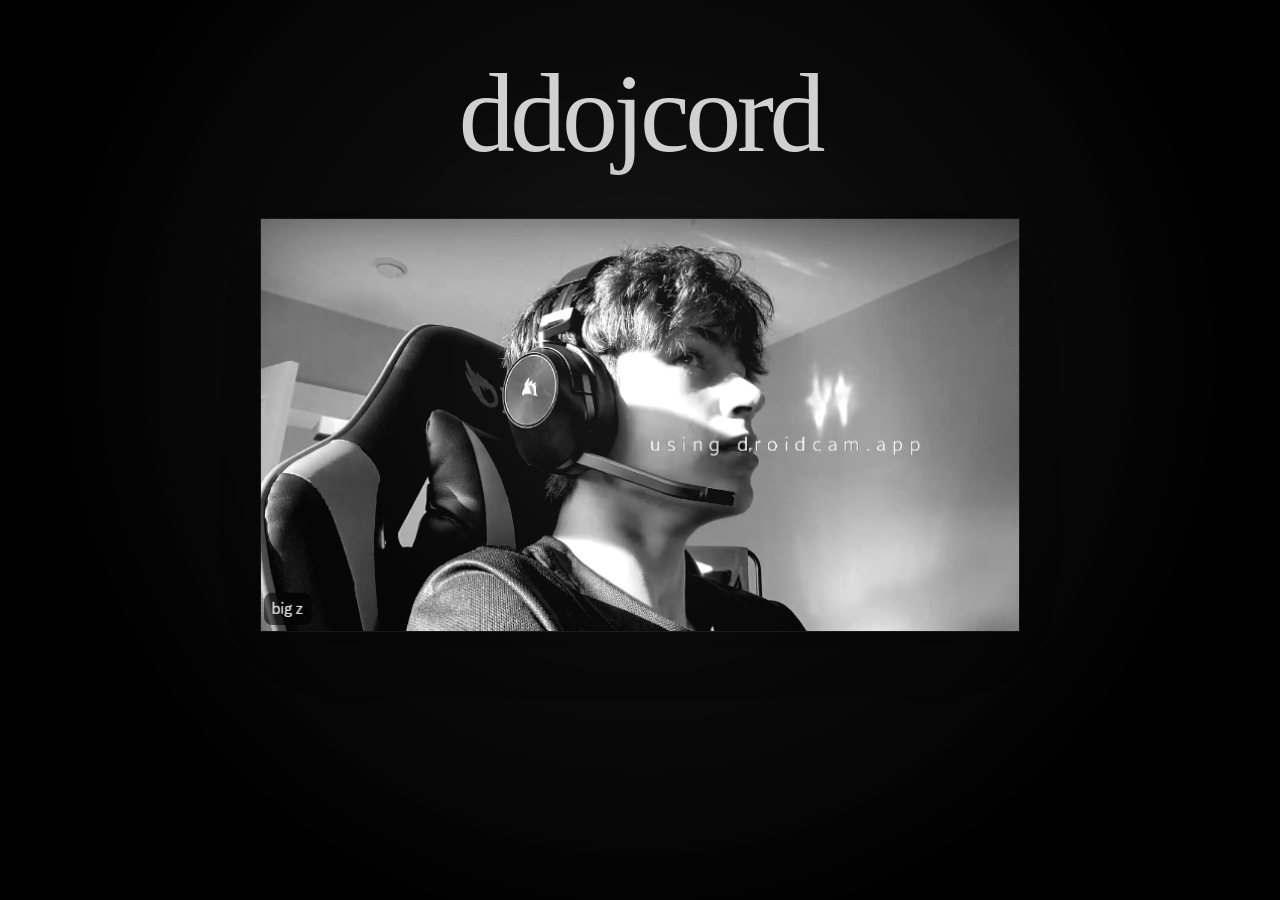
<file: index.html>
<!doctype html>
<html lang="en">
<head>
  <meta charset="utf-8">
  <meta name="viewport" content="width=device-width, initial-scale=1">
  <meta name="theme-color" content="#030303">
  <meta name="description" content="Ddojcord.">
  <link rel="canonical" href="https://seriesforge.online/">
  <link rel="icon" type="image/svg+xml" href="/favicon.svg">
  <link rel="stylesheet" href="/assets/ddojcord.css">
  <title>Ddojcord</title>
</head>
<body>
  <main class="gallery" aria-label="Ddojcord">
    <h1>ddojcord</h1>
    <div class="art-grid">
      <figure class="art">
        <img src="/zik.png" alt="Ddojcord artwork">
      </figure>
    </div>
  </main>
  <script src="/assets/ddojcord.js" defer></script>
</body>
</html>
</file>
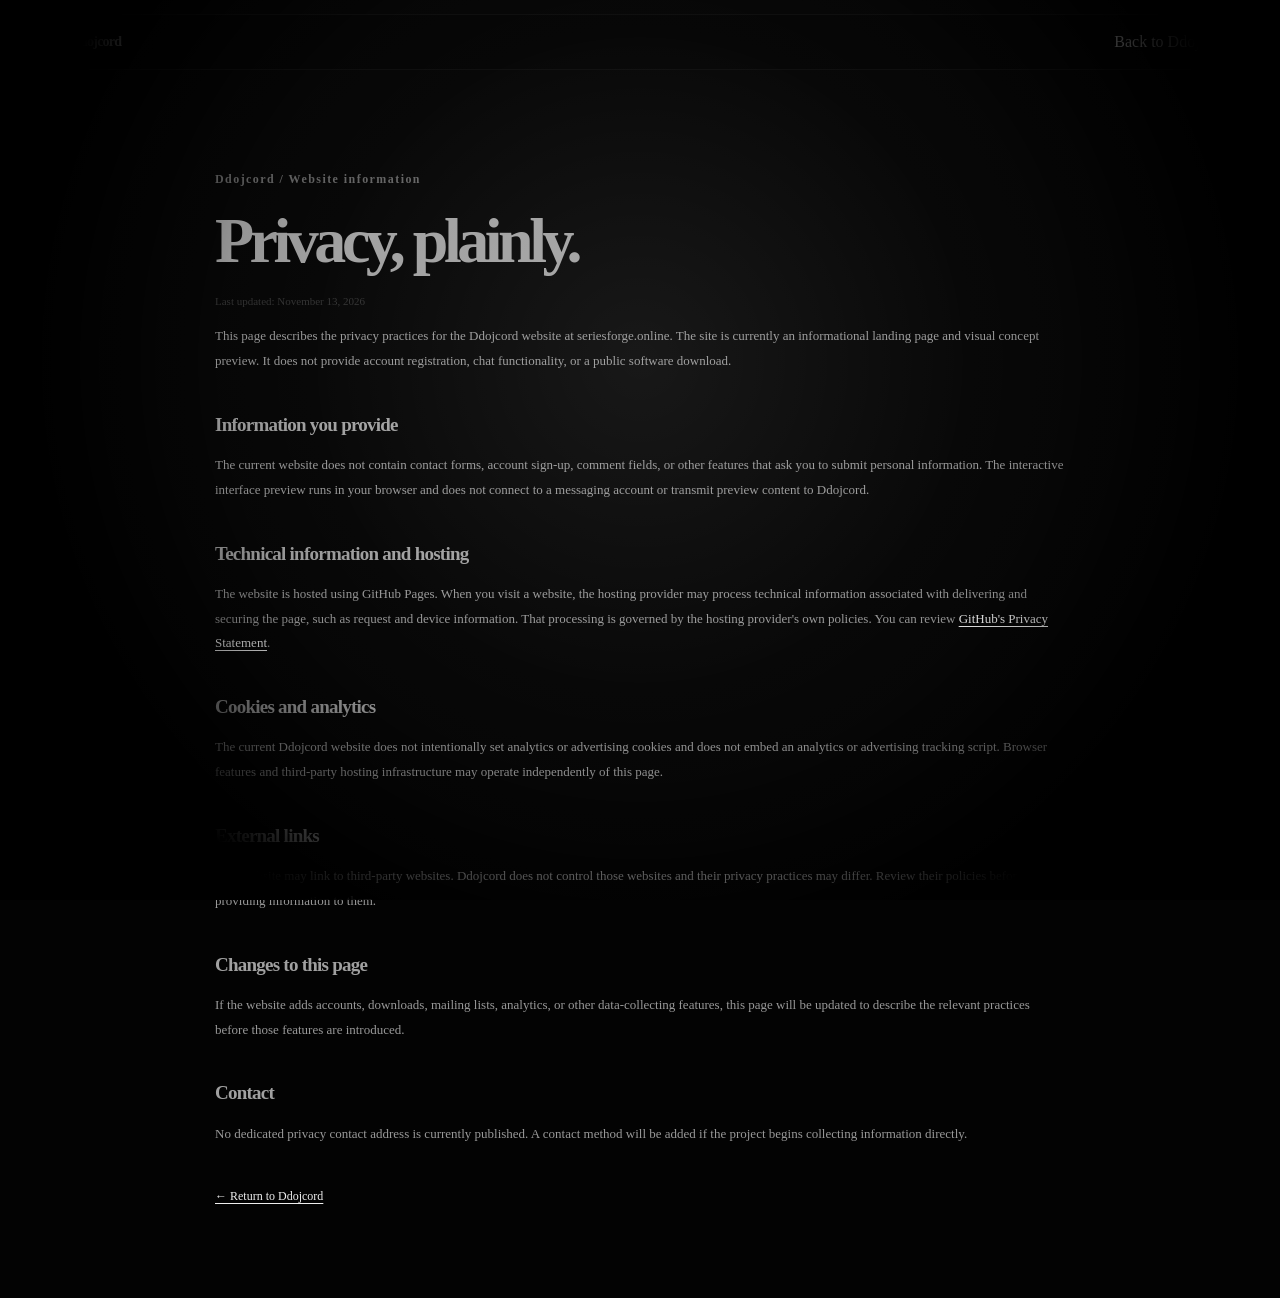
<file: privacy/index.html>
<!doctype html>
<html lang="en">
<head>
  <meta charset="utf-8">
  <meta name="viewport" content="width=device-width, initial-scale=1">
  <meta name="theme-color" content="#080b14">
  <meta name="description" content="Privacy information for the Ddojcord website.">
  <link rel="icon" type="image/svg+xml" href="/favicon.svg">
  <link rel="stylesheet" href="/assets/ddojcord.css">
  <title>Privacy — Ddojcord</title>
</head>
<body class="policy-page">
  <div class="ambient ambient-a"></div><div class="ambient ambient-b"></div><div class="site-noise"></div>
  <header class="site-header">
    <a class="brand" href="/"><span class="brand-mark" aria-hidden="true"><svg viewBox="0 0 32 32" fill="none"><path d="M8 5.5h10.2c5.2 0 8.3 3.4 8.3 8.4v4.2c0 5-3.1 8.4-8.3 8.4H8V5.5Z" stroke="#A9F0FF" stroke-width="2.1"/><path d="M12 10.1h5.8c3 0 4.7 1.8 4.7 4.7v2.4c0 2.9-1.7 4.7-4.7 4.7H12V10.1Z" fill="#B8A5FF"/></svg></span><span class="brand-word">ddoj<span>cord</span></span></a>
    <a class="nav-cta" href="/">Back to Ddojcord <span>↗</span></a>
  </header>
  <main class="policy-wrap">
    <span class="section-kicker">Ddojcord / Website information</span>
    <h1>Privacy, plainly.</h1>
    <p class="updated">Last updated: November 13, 2026</p>
    <p>This page describes the privacy practices for the Ddojcord website at seriesforge.online. The site is currently an informational landing page and visual concept preview. It does not provide account registration, chat functionality, or a public software download.</p>

    <h2>Information you provide</h2>
    <p>The current website does not contain contact forms, account sign-up, comment fields, or other features that ask you to submit personal information. The interactive interface preview runs in your browser and does not connect to a messaging account or transmit preview content to Ddojcord.</p>

    <h2>Technical information and hosting</h2>
    <p>The website is hosted using GitHub Pages. When you visit a website, the hosting provider may process technical information associated with delivering and securing the page, such as request and device information. That processing is governed by the hosting provider's own policies. You can review <a href="https://docs.github.com/en/site-policy/privacy-policies/github-general-privacy-statement">GitHub's Privacy Statement</a>.</p>

    <h2>Cookies and analytics</h2>
    <p>The current Ddojcord website does not intentionally set analytics or advertising cookies and does not embed an analytics or advertising tracking script. Browser features and third-party hosting infrastructure may operate independently of this page.</p>

    <h2>External links</h2>
    <p>This website may link to third-party websites. Ddojcord does not control those websites and their privacy practices may differ. Review their policies before providing information to them.</p>

    <h2>Changes to this page</h2>
    <p>If the website adds accounts, downloads, mailing lists, analytics, or other data-collecting features, this page will be updated to describe the relevant practices before those features are introduced.</p>

    <h2>Contact</h2>
    <p>No dedicated privacy contact address is currently published. A contact method will be added if the project begins collecting information directly.</p>
    <a class="policy-back" href="/">← Return to Ddojcord</a>
  </main>
</body>
</html>
</file>
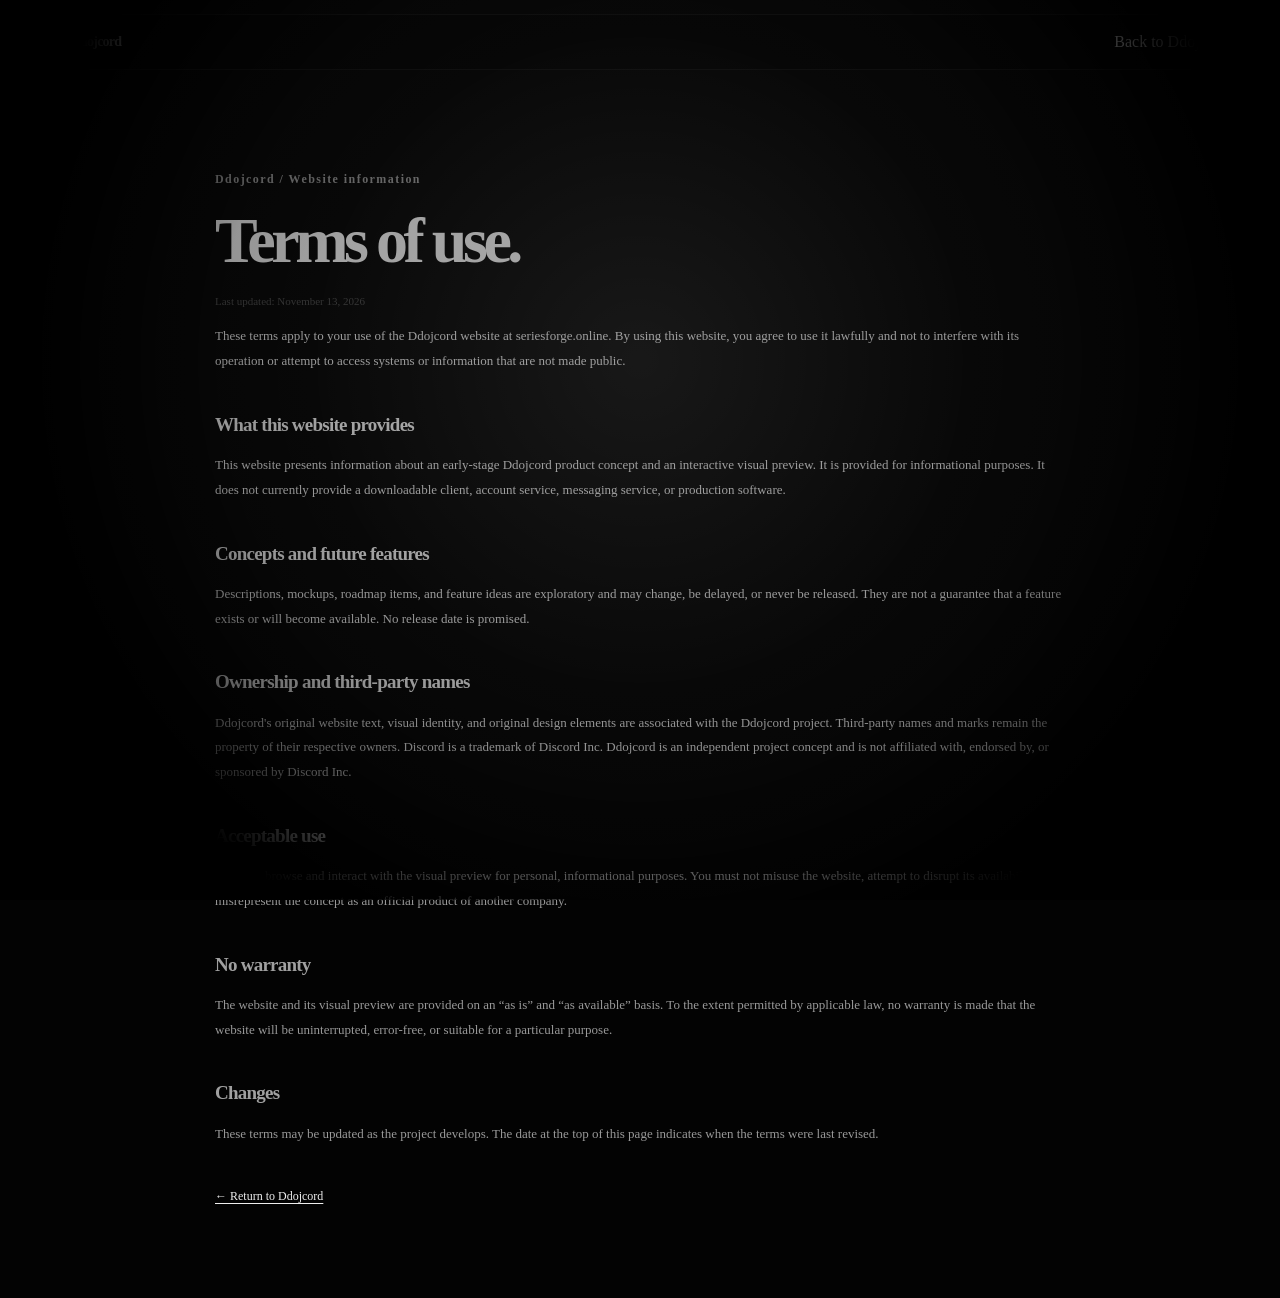
<file: terms/index.html>
<!doctype html>
<html lang="en">
<head>
  <meta charset="utf-8">
  <meta name="viewport" content="width=device-width, initial-scale=1">
  <meta name="theme-color" content="#080b14">
  <meta name="description" content="Website terms for Ddojcord.">
  <link rel="icon" type="image/svg+xml" href="/favicon.svg">
  <link rel="stylesheet" href="/assets/ddojcord.css">
  <title>Terms — Ddojcord</title>
</head>
<body class="policy-page">
  <div class="ambient ambient-a"></div><div class="ambient ambient-b"></div><div class="site-noise"></div>
  <header class="site-header">
    <a class="brand" href="/"><span class="brand-mark" aria-hidden="true"><svg viewBox="0 0 32 32" fill="none"><path d="M8 5.5h10.2c5.2 0 8.3 3.4 8.3 8.4v4.2c0 5-3.1 8.4-8.3 8.4H8V5.5Z" stroke="#A9F0FF" stroke-width="2.1"/><path d="M12 10.1h5.8c3 0 4.7 1.8 4.7 4.7v2.4c0 2.9-1.7 4.7-4.7 4.7H12V10.1Z" fill="#B8A5FF"/></svg></span><span class="brand-word">ddoj<span>cord</span></span></a>
    <a class="nav-cta" href="/">Back to Ddojcord <span>↗</span></a>
  </header>
  <main class="policy-wrap">
    <span class="section-kicker">Ddojcord / Website information</span>
    <h1>Terms of use.</h1>
    <p class="updated">Last updated: November 13, 2026</p>
    <p>These terms apply to your use of the Ddojcord website at seriesforge.online. By using this website, you agree to use it lawfully and not to interfere with its operation or attempt to access systems or information that are not made public.</p>

    <h2>What this website provides</h2>
    <p>This website presents information about an early-stage Ddojcord product concept and an interactive visual preview. It is provided for informational purposes. It does not currently provide a downloadable client, account service, messaging service, or production software.</p>

    <h2>Concepts and future features</h2>
    <p>Descriptions, mockups, roadmap items, and feature ideas are exploratory and may change, be delayed, or never be released. They are not a guarantee that a feature exists or will become available. No release date is promised.</p>

    <h2>Ownership and third-party names</h2>
    <p>Ddojcord's original website text, visual identity, and original design elements are associated with the Ddojcord project. Third-party names and marks remain the property of their respective owners. Discord is a trademark of Discord Inc. Ddojcord is an independent project concept and is not affiliated with, endorsed by, or sponsored by Discord Inc.</p>

    <h2>Acceptable use</h2>
    <p>You may browse and interact with the visual preview for personal, informational purposes. You must not misuse the website, attempt to disrupt its availability, or misrepresent the concept as an official product of another company.</p>

    <h2>No warranty</h2>
    <p>The website and its visual preview are provided on an “as is” and “as available” basis. To the extent permitted by applicable law, no warranty is made that the website will be uninterrupted, error-free, or suitable for a particular purpose.</p>

    <h2>Changes</h2>
    <p>These terms may be updated as the project develops. The date at the top of this page indicates when the terms were last revised.</p>

    <a class="policy-back" href="/">← Return to Ddojcord</a>
  </main>
</body>
</html>
</file>
<file: assets/ddojcord.css>
@charset "UTF-8";

:root {
  color-scheme: dark;
  --black: #030303;
  --near-black: #080808;
  --surface: #0c0c0c;
  --white: #f2f2f2;
  --silver: #b7b7b7;
  --muted: #777;
  --dim: #4c4c4c;
  --line: rgba(255,255,255,.13);
  --line-soft: rgba(255,255,255,.075);
  --content: 1160px;
  --pointer-x: 50%;
  --pointer-y: 28%;
}

* { box-sizing: border-box; }
html { scroll-behavior: smooth; scroll-padding-top: 100px; background: var(--black); }
body {
  position: relative;
  margin: 0;
  min-width: 320px;
  overflow-x: hidden;
  background: var(--black);
  color: var(--white);
  font-family: Inter, ui-sans-serif, system-ui, -apple-system, BlinkMacSystemFont, "Segoe UI", sans-serif;
  line-height: 1.6;
  -webkit-font-smoothing: antialiased;
}
body::before {
  position: fixed;
  inset: 0;
  z-index: 0;
  content: "";
  pointer-events: none;
  background: radial-gradient(ellipse at var(--pointer-x) var(--pointer-y), rgba(255,255,255,.055), transparent 34rem);
  opacity: .42;
  transition: opacity 1.2s ease;
}
body.lights-off::before { opacity: .08; }
a { color: inherit; text-decoration: none; }
button { color: inherit; font: inherit; }
button, a { -webkit-tap-highlight-color: transparent; }
button:focus-visible, a:focus-visible { outline: 1px solid #fff; outline-offset: 5px; }
::selection { color: #000; background: #fff; }
.wrap { width: min(var(--content), calc(100% - 52px)); margin-inline: auto; }

.room-glow {
  position: fixed;
  z-index: 0;
  top: -34rem;
  left: 50%;
  width: 75rem;
  height: 68rem;
  transform: translateX(-50%);
  border-radius: 50%;
  background: radial-gradient(ellipse, rgba(255,255,255,.105), rgba(255,255,255,.035) 32%, transparent 69%);
  filter: blur(24px);
  opacity: .52;
  pointer-events: none;
  animation: room-breathe 13s ease-in-out infinite;
  transition: opacity 1.1s ease;
}
body.lights-off .room-glow { animation: none; opacity: .11; }
.grain {
  position: fixed;
  inset: 0;
  z-index: 40;
  pointer-events: none;
  opacity: .045;
  background-image: url("data:image/svg+xml,%3Csvg viewBox='0 0 180 180' xmlns='http://www.w3.org/2000/svg'%3E%3Cfilter id='n'%3E%3CfeTurbulence type='fractalNoise' baseFrequency='.88' numOctaves='3' stitchTiles='stitch'/%3E%3C/filter%3E%3Crect width='100%25' height='100%25' filter='url(%23n)' opacity='.8'/%3E%3C/svg%3E");
}
.dust-layer { position: fixed; inset: 0; z-index: 1; overflow: hidden; pointer-events: none; }
.dust-layer i {
  position: absolute;
  top: var(--y);
  left: var(--x);
  width: 2px;
  height: 2px;
  border-radius: 50%;
  background: rgba(255,255,255,.7);
  opacity: 0;
  animation: dust-drift 15s ease-in-out var(--delay) infinite;
}
@keyframes dust-drift {
  0%, 100% { opacity: 0; transform: translate3d(0, 20px, 0); }
  18%, 72% { opacity: .4; }
  50% { opacity: .12; transform: translate3d(22px, -42px, 0); }
}
@keyframes room-breathe {
  0%, 100% { opacity: .42; transform: translateX(-50%) scale(.94); }
  48% { opacity: .64; transform: translateX(-50%) scale(1.04); }
  60% { opacity: .48; }
  62% { opacity: .26; }
  64% { opacity: .54; }
}

.site-header {
  position: sticky;
  top: 0;
  z-index: 30;
  width: min(1320px, calc(100% - 36px));
  margin: 14px auto 0;
  padding: 13px 16px;
  display: flex;
  align-items: center;
  justify-content: space-between;
  gap: 26px;
  border: 1px solid var(--line-soft);
  background: rgba(3,3,3,.78);
  backdrop-filter: blur(24px);
  -webkit-backdrop-filter: blur(24px);
}
.brand { display: inline-flex; align-items: center; gap: 10px; flex: 0 0 auto; font-size: 14px; font-weight: 760; letter-spacing: -.055em; }
.brand-mark {
  display: grid;
  place-items: center;
  width: 28px;
  height: 28px;
  border: 1px solid rgba(255,255,255,.48);
  color: #fff;
  font-size: 13px;
  font-weight: 650;
  letter-spacing: -.08em;
}
.nav-links { display: flex; align-items: center; gap: clamp(18px, 3vw, 38px); margin-left: auto; margin-right: 20px; }
.nav-links a, .footer-links a { color: #929292; font-size: 10px; letter-spacing: .06em; transition: color .2s ease; }
.nav-links a:hover, .footer-links a:hover { color: #fff; }
.header-actions { display: flex; align-items: center; gap: 10px; }
.light-switch {
  display: inline-flex;
  align-items: center;
  justify-content: center;
  gap: 9px;
  min-height: 34px;
  padding: 0 11px;
  border: 1px solid rgba(255,255,255,.18);
  border-radius: 2px;
  color: #bdbdbd;
  background: rgba(255,255,255,.025);
  cursor: pointer;
  font-size: 8px;
  font-weight: 750;
  letter-spacing: .12em;
  transition: border-color .25s ease, background .25s ease, color .25s ease;
}
.light-switch:hover { color: #fff; border-color: rgba(255,255,255,.5); background: rgba(255,255,255,.07); }
.switch-dot { width: 5px; height: 5px; border-radius: 50%; background: #ddd; box-shadow: 0 0 10px rgba(255,255,255,.8); }
body.lights-off .switch-dot { background: #555; box-shadow: none; }
.menu-toggle { display: none; width: 36px; height: 34px; border: 1px solid var(--line); border-radius: 2px; background: transparent; cursor: pointer; }
.menu-toggle span { display: block; width: 14px; height: 1px; margin: 5px auto; background: #eee; }

.hero {
  position: relative;
  z-index: 2;
  min-height: 740px;
  display: grid;
  grid-template-columns: minmax(0,.78fr) minmax(440px,1.22fr);
  align-items: center;
  gap: 42px;
  padding-top: 66px;
  padding-bottom: 92px;
}
.hero-copy { position: relative; z-index: 3; padding: 20px 0; }
.eyebrow, .section-kicker, .mini-label {
  display: inline-flex;
  align-items: center;
  gap: 11px;
  color: #888;
  font-size: 9px;
  font-weight: 720;
  letter-spacing: .19em;
}
.eyebrow > span { width: 19px; height: 1px; background: #d9d9d9; box-shadow: 0 0 12px rgba(255,255,255,.8); }
.hero h1 {
  max-width: 650px;
  margin: 28px 0 22px;
  font-size: clamp(58px, 7.2vw, 94px);
  font-weight: 540;
  line-height: .93;
  letter-spacing: -.085em;
}
.hero h1 em, .section-intro h2 em, .interlude p em, .closing h2 em { color: #777; font-style: normal; }
.hero-copy > p { max-width: 390px; margin: 0; color: #929292; font-size: 13px; line-height: 1.95; }
.hero-actions { display: flex; align-items: center; flex-wrap: wrap; gap: 20px; margin-top: 32px; }
.button-primary, .button-quiet {
  display: inline-flex;
  align-items: center;
  justify-content: center;
  gap: 22px;
  min-height: 46px;
  padding: 0 16px;
  font-size: 10px;
  font-weight: 700;
  letter-spacing: .04em;
  transition: transform .25s ease, background .25s ease, color .25s ease, border-color .25s ease;
}
.button-primary { border: 1px solid #f0f0f0; color: #050505; background: #f0f0f0; }
.button-primary:hover { transform: translateY(-3px); color: #fff; background: transparent; }
.button-primary span { font-size: 15px; line-height: 1; }
.button-quiet { color: #a0a0a0; border-bottom: 1px solid rgba(255,255,255,.2); }
.button-quiet:hover { color: #fff; border-color: #fff; }
.hero-meta { display: flex; flex-wrap: wrap; gap: 22px; margin-top: 62px; color: #555; font-size: 8px; font-weight: 700; letter-spacing: .16em; }
.hero-meta span + span::before { content: "·"; margin-right: 20px; color: #888; }

.room-stage {
  --tilt-x: 0deg;
  --tilt-y: 0deg;
  position: relative;
  min-height: 560px;
  perspective: 1400px;
  transform-style: preserve-3d;
}
.room-back-wall {
  position: absolute;
  inset: 4% 2% 16%;
  border: 1px solid rgba(255,255,255,.035);
  background: radial-gradient(ellipse at 53% 34%, rgba(255,255,255,.075), transparent 57%), linear-gradient(180deg, rgba(255,255,255,.012), transparent 80%);
  transform: translateZ(-90px);
}
.room-ceiling { position: absolute; top: 0; left: 12%; right: 12%; height: 85px; transform: rotateX(-55deg) translateZ(-28px); transform-origin: top; }
.light-fixture {
  position: absolute;
  top: 18px;
  left: 50%;
  width: 126px;
  height: 5px;
  transform: translateX(-50%);
  background: #bcbcbc;
  box-shadow: 0 0 7px rgba(255,255,255,.7), 0 0 26px rgba(255,255,255,.48), 0 0 75px rgba(255,255,255,.18);
  animation: fixture-flicker 9s linear infinite;
}
.light-fixture i { position: absolute; inset: -5px -18px; border: 1px solid rgba(255,255,255,.12); }
.light-beam {
  position: absolute;
  z-index: 1;
  top: 10px;
  left: 50%;
  width: 390px;
  height: 480px;
  transform: translateX(-50%) translateZ(-20px);
  clip-path: polygon(44% 0,56% 0,100% 100%,0 100%);
  background: linear-gradient(180deg, rgba(255,255,255,.13), rgba(255,255,255,.035) 45%, transparent 100%);
  filter: blur(17px);
  opacity: .5;
  pointer-events: none;
  animation: beam-flicker 9s linear infinite;
  transition: opacity .8s ease;
}
body.lights-off .light-beam { animation: none; opacity: .08; }
body.lights-off .light-fixture { animation: none; opacity: .18; box-shadow: none; }
@keyframes fixture-flicker {
  0%, 42%, 44%, 46%, 100% { opacity: .9; filter: brightness(1); }
  43% { opacity: .45; filter: brightness(.55); }
  45% { opacity: .72; filter: brightness(.8); }
  72% { opacity: .88; }
  73% { opacity: .58; }
  74% { opacity: .92; }
}
@keyframes beam-flicker {
  0%, 42%, 44%, 46%, 100% { opacity: .48; }
  43% { opacity: .2; }
  45% { opacity: .38; }
  73% { opacity: .26; }
  74% { opacity: .5; }
}
.room-floor {
  position: absolute;
  z-index: 0;
  right: 0;
  bottom: 6%;
  left: 0;
  height: 34%;
  background: radial-gradient(ellipse at 50% 0%, rgba(255,255,255,.095), transparent 63%), linear-gradient(180deg, rgba(255,255,255,.025), transparent);
  transform: perspective(400px) rotateX(67deg) translateZ(-48px);
  transform-origin: top;
  border-top: 1px solid rgba(255,255,255,.045);
}
.stage-shadow {
  position: absolute;
  z-index: 2;
  left: 13%;
  right: 10%;
  bottom: 15%;
  height: 50px;
  border-radius: 50%;
  background: rgba(0,0,0,.95);
  filter: blur(25px);
  transform: rotateX(62deg) translateZ(5px);
}
.interface-shell {
  position: absolute;
  z-index: 3;
  top: 17%;
  left: 7%;
  width: 88%;
  min-height: 350px;
  padding: 18px 18px 14px;
  overflow: hidden;
  border: 1px solid rgba(255,255,255,.22);
  background: linear-gradient(135deg, rgba(38,38,38,.66), rgba(8,8,8,.88) 48%, rgba(21,21,21,.75));
  box-shadow: 22px 35px 90px rgba(0,0,0,.82), 0 0 70px rgba(255,255,255,.055), inset 0 1px rgba(255,255,255,.2);
  backdrop-filter: blur(25px);
  -webkit-backdrop-filter: blur(25px);
  transform: rotateX(var(--tilt-x)) rotateY(var(--tilt-y)) rotateY(-7deg) rotateX(3deg) translateZ(58px);
  transform-style: preserve-3d;
  transition: transform .24s ease-out, box-shadow .5s ease;
}
.interface-shell::before {
  position: absolute;
  top: -65%;
  left: 18%;
  width: 55%;
  height: 130%;
  content: "";
  pointer-events: none;
  background: linear-gradient(90deg, transparent, rgba(255,255,255,.08), transparent);
  transform: rotate(22deg);
}
.interface-shell::after { position: absolute; inset: 0; border: 1px solid rgba(255,255,255,.035); content: ""; pointer-events: none; }
.interface-reflection {
  position: absolute;
  top: -80px;
  right: -100px;
  width: 240px;
  height: 240px;
  border-radius: 50%;
  background: rgba(255,255,255,.09);
  filter: blur(65px);
}
.interface-top, .interface-bottom { position: relative; display: flex; align-items: center; justify-content: space-between; color: #747474; font-size: 7px; font-weight: 750; letter-spacing: .17em; }
.interface-top { padding-bottom: 13px; border-bottom: 1px solid rgba(255,255,255,.1); }
.interface-state { display: inline-flex; align-items: center; gap: 7px; color: #aaa; }
.interface-state i { width: 4px; height: 4px; border-radius: 50%; background: #ddd; box-shadow: 0 0 8px #fff; }
.interface-layout { position: relative; display: grid; grid-template-columns: 42px 1fr; gap: 17px; min-height: 270px; padding: 18px 0 15px; }
.interface-rail { display: flex; flex-direction: column; align-items: center; gap: 10px; padding-right: 12px; border-right: 1px solid rgba(255,255,255,.1); }
.rail-icon { display: grid; place-items: center; width: 27px; height: 27px; border: 1px solid rgba(255,255,255,.12); color: #999; font-size: 10px; }
.rail-icon.selected { border-color: rgba(255,255,255,.55); color: #fff; background: rgba(255,255,255,.11); }
.rail-bottom { margin-top: auto; color: #666; font-size: 9px; letter-spacing: 2px; }
.interface-main { min-width: 0; }
.interface-heading { display: flex; align-items: flex-end; justify-content: space-between; gap: 10px; margin-bottom: 17px; }
.interface-heading small { color: #686868; font-size: 7px; letter-spacing: .15em; }
.interface-heading h2 { margin: 3px 0 0; font-size: 21px; font-weight: 520; letter-spacing: -.06em; }
.quiet-tag { padding: 5px 7px; border: 1px solid rgba(255,255,255,.16); color: #aaa; font-size: 7px; letter-spacing: .09em; }
.channel-line { display: flex; align-items: center; gap: 7px; padding: 8px 0; border-top: 1px solid rgba(255,255,255,.08); border-bottom: 1px solid rgba(255,255,255,.08); color: #bcbcbc; font-size: 9px; }
.channel-line > span { color: #777; font-size: 13px; }
.channel-line i { margin-left: auto; color: #626262; font-size: 7px; font-style: normal; letter-spacing: .1em; }
.preview-message { display: flex; align-items: flex-start; gap: 9px; padding: 13px 0 8px; }
.avatar { display: grid; place-items: center; flex: 0 0 auto; width: 25px; height: 25px; border: 1px solid rgba(255,255,255,.42); color: #fff; font-size: 10px; }
.avatar.muted { color: #777; border-color: rgba(255,255,255,.15); }
.preview-message strong { color: #d2d2d2; font-size: 8px; font-weight: 650; }
.preview-message time { margin-left: 6px; color: #666; font-size: 7px; font-weight: 400; }
.preview-message p { margin: 3px 0 0; color: #858585; font-size: 8px; line-height: 1.6; }
.preview-message.second { opacity: .7; }
.preview-composer { display: flex; justify-content: space-between; align-items: center; margin-top: 9px; padding: 10px 11px; border: 1px solid rgba(255,255,255,.12); color: #646464; font-size: 8px; }
.preview-composer b { color: #cfcfcf; font-size: 12px; font-weight: 400; }
.interface-bottom { padding-top: 10px; border-top: 1px solid rgba(255,255,255,.08); }
.stage-caption { position: absolute; z-index: 4; bottom: 2%; left: 7%; display: flex; gap: 14px; color: #606060; font-size: 7px; letter-spacing: .17em; }

.scroll-cue { position: absolute; bottom: 25px; left: 0; display: flex; align-items: center; gap: 13px; color: #5d5d5d; font-size: 8px; font-weight: 700; letter-spacing: .16em; }
.scroll-cue i { position: relative; display: block; width: 35px; height: 1px; background: #555; overflow: hidden; }
.scroll-cue i::after { position: absolute; inset: 0; content: ""; background: #fff; transform: translateX(-100%); animation: cue-line 2.5s ease-in-out infinite; }
@keyframes cue-line { 55%, 100% { transform: translateX(100%); } }

.section { position: relative; z-index: 2; padding: 125px 0; border-top: 1px solid var(--line-soft); }
.section-intro { display: grid; grid-template-columns: .8fr 1.2fr; column-gap: 35px; align-items: start; margin-bottom: 62px; }
.section-kicker { grid-column: 1; padding-top: 10px; }
.section-intro h2 { grid-column: 2; margin: 0; font-size: clamp(44px, 6.5vw, 76px); font-weight: 520; line-height: .98; letter-spacing: -.075em; }
.section-intro > p { grid-column: 2; max-width: 480px; margin: 24px 0 0; color: #858585; font-size: 12px; line-height: 1.95; }
.atmosphere-panel {
  position: relative;
  min-height: 360px;
  display: flex;
  align-items: center;
  overflow: hidden;
  border: 1px solid rgba(255,255,255,.13);
  background: linear-gradient(115deg, #101010 0%, #070707 52%, #121212 100%);
}
.atmosphere-panel::before { position: absolute; inset: 0; content: ""; background: radial-gradient(ellipse at 74% 14%, rgba(255,255,255,.11), transparent 48%); pointer-events: none; }
.panel-light { position: absolute; top: -110px; right: 16%; width: 190px; height: 190px; border-radius: 50%; background: rgba(255,255,255,.2); filter: blur(75px); opacity: .35; animation: panel-flicker 8s ease-in-out infinite; }
body.lights-off .panel-light { animation: none; opacity: .04; }
.panel-light i { position: absolute; top: 75px; left: 45px; width: 100px; height: 2px; background: #fff; box-shadow: 0 0 20px 7px rgba(255,255,255,.24); }
.panel-light b { position: absolute; top: 74px; left: 10px; width: 170px; height: 190px; background: linear-gradient(180deg, rgba(255,255,255,.11), transparent); clip-path: polygon(43% 0,57% 0,100% 100%,0 100%); filter: blur(15px); }
@keyframes panel-flicker { 0%, 51%, 53%, 100% { opacity: .35; } 52% { opacity: .16; } 54% { opacity: .29; } 78% { opacity: .24; } 79% { opacity: .38; } }
.panel-content { position: relative; z-index: 1; width: min(540px, 75%); padding: 60px 8%; }
.panel-content h3 { margin: 18px 0 14px; font-size: clamp(31px, 4vw, 49px); font-weight: 520; line-height: 1.02; letter-spacing: -.07em; }
.panel-content > p { max-width: 390px; margin: 0; color: #888; font-size: 11px; line-height: 1.9; }
.panel-bottom { display: flex; align-items: center; flex-wrap: wrap; gap: 20px; margin-top: 30px; }
.panel-switch { min-height: 32px; }
.panel-note { color: #5f5f5f; font-size: 7px; letter-spacing: .15em; }
.panel-index { position: absolute; right: 24px; bottom: 22px; color: #575757; font-size: 8px; letter-spacing: .14em; }

.principle-list { border-top: 1px solid var(--line); }
.principle { display: grid; grid-template-columns: 90px 1fr 35px; align-items: center; gap: 25px; padding: 28px 8px; border-bottom: 1px solid var(--line); transition: padding .3s ease, background .3s ease; }
.principle:hover { padding-inline: 17px; background: rgba(255,255,255,.025); }
.principle-number { align-self: start; padding-top: 6px; color: #5f5f5f; font-size: 9px; letter-spacing: .15em; }
.principle h3 { margin: 0 0 5px; font-size: 20px; font-weight: 540; letter-spacing: -.04em; }
.principle p { max-width: 560px; margin: 0; color: #777; font-size: 11px; line-height: 1.8; }
.principle-mark { color: #666; font-size: 15px; text-align: right; transition: transform .25s ease, color .25s ease; }
.principle:hover .principle-mark { color: #fff; transform: translate(3px,-3px); }

.interlude { position: relative; z-index: 2; overflow: hidden; padding: 115px 0; border-top: 1px solid var(--line-soft); border-bottom: 1px solid var(--line-soft); background: radial-gradient(ellipse at 50% 50%, rgba(255,255,255,.055), transparent 64%); }
.interlude-inner { position: relative; text-align: center; }
.interlude-inner .section-kicker { justify-content: center; }
.interlude p { margin: 26px 0; font-size: clamp(36px, 6vw, 68px); font-weight: 520; line-height: 1.04; letter-spacing: -.075em; }
.interlude-index { color: #555; font-size: 8px; letter-spacing: .18em; }

.roadmap-list { border-top: 1px solid var(--line); }
.roadmap-row { display: grid; grid-template-columns: 90px 1fr; gap: 25px; padding: 28px 8px; border-bottom: 1px solid var(--line); }
.roadmap-index { padding-top: 3px; color: #606060; font-size: 10px; letter-spacing: .14em; }
.roadmap-status { color: #858585; font-size: 8px; font-weight: 700; letter-spacing: .15em; }
.roadmap-row h3 { margin: 7px 0 5px; font-size: 20px; font-weight: 540; letter-spacing: -.04em; }
.roadmap-row p { margin: 0; color: #777; font-size: 11px; line-height: 1.8; }

.faq-section { display: grid; grid-template-columns: .8fr 1.2fr; gap: 35px; }
.faq-section .section-intro { display: block; margin: 0; }
.faq-section .section-intro h2 { margin-top: 27px; }
.faq-list { border-top: 1px solid var(--line); }
.faq-item { padding: 20px 0; border-bottom: 1px solid var(--line); }
.faq-item h3 { margin: 0 0 7px; font-size: 13px; font-weight: 600; }
.faq-item p { max-width: 600px; margin: 0; color: #818181; font-size: 11px; line-height: 1.85; }

.closing { position: relative; z-index: 2; padding: 115px 0 125px; text-align: center; border-top: 1px solid var(--line-soft); }
.closing .section-kicker { justify-content: center; }
.closing h2 { margin: 27px 0 12px; font-size: clamp(58px, 9vw, 100px); font-weight: 520; line-height: .9; letter-spacing: -.085em; }
.closing > p { margin: 0 0 27px; color: #777; font-size: 12px; }
.closing .button-primary { margin-top: 6px; }

.site-footer { position: relative; z-index: 2; padding: 25px 0 32px; border-top: 1px solid var(--line); }
.site-footer > .brand { margin-bottom: 24px; }
.footer-links { display: flex; flex-wrap: wrap; gap: 22px; padding-bottom: 25px; border-bottom: 1px solid var(--line-soft); }
.footer-bottom { display: flex; justify-content: space-between; gap: 25px; padding-top: 18px; color: #5f5f5f; font-size: 8px; line-height: 1.8; letter-spacing: .03em; }
.footer-bottom p { max-width: 690px; margin: 0; }
.footer-bottom > span { flex: 0 0 auto; }

.reveal { opacity: 0; transform: translateY(20px); transition: opacity .8s ease, transform .8s cubic-bezier(.2,.7,.2,1); }
.reveal.is-visible { opacity: 1; transform: translateY(0); }
.policy-page { min-height: 100vh; }
.policy-wrap { width: min(850px, calc(100% - 40px)); margin: 90px auto; }
.policy-wrap h1 { margin: 18px 0; font-size: clamp(40px,7vw,64px); line-height: 1; letter-spacing: -.07em; }
.policy-wrap .updated { color: var(--dim); font-size: 11px; }
.policy-wrap h2 { margin: 36px 0 9px; font-size: 19px; letter-spacing: -.04em; }
.policy-wrap p, .policy-wrap li { color: #999; font-size: 13px; line-height: 1.9; }
.policy-wrap a { color: #eee; text-decoration: underline; text-underline-offset: 3px; }
.policy-back { display: inline-flex; margin-top: 28px; color: #eee; font-size: 12px; }

@media (max-width: 980px) {
  .hero { grid-template-columns: 1fr; gap: 8px; padding-top: 80px; }
  .hero-copy { max-width: 720px; }
  .room-stage { min-height: 570px; width: min(720px,100%); margin-inline: auto; }
  .hero-meta { margin-top: 36px; }
  .section-intro { grid-template-columns: .45fr 1.55fr; }
  .faq-section { grid-template-columns: .7fr 1.3fr; }
}
@media (max-width: 700px) {
  .wrap { width: calc(100% - 36px); }
  .site-header { width: calc(100% - 20px); margin-top: 10px; padding: 9px 10px; }
  .nav-links {
    position: absolute;
    top: calc(100% + 8px);
    left: 0;
    right: 0;
    display: none;
    flex-direction: column;
    align-items: stretch;
    gap: 0;
    padding: 8px;
    border: 1px solid var(--line);
    background: rgba(4,4,4,.97);
    backdrop-filter: blur(22px);
  }
  .nav-links.is-open { display: flex; }
  .nav-links a { padding: 12px; }
  .menu-toggle { display: block; }
  .light-switch { min-height: 32px; padding-inline: 8px; font-size: 7px; }
  .hero { min-height: 0; padding-top: 76px; padding-bottom: 70px; }
  .hero h1 { font-size: clamp(57px, 13vw, 82px); }
  .hero-copy > p { max-width: 430px; font-size: 12px; }
  .hero-meta { gap: 12px; margin-top: 37px; font-size: 7px; }
  .hero-meta span + span::before { margin-right: 11px; }
  .room-stage { min-height: 465px; margin: 4px -12px 0; }
  .interface-shell { top: 18%; left: 6%; width: 90%; min-height: 320px; padding: 14px; }
  .interface-layout { min-height: 238px; grid-template-columns: 35px 1fr; gap: 12px; }
  .interface-rail { padding-right: 8px; }
  .rail-icon { width: 24px; height: 24px; }
  .interface-heading h2 { font-size: 18px; }
  .preview-message p { font-size: 7px; }
  .light-beam { width: 310px; height: 410px; }
  .stage-caption { left: 7%; bottom: 1%; }
  .scroll-cue { bottom: 20px; }
  .section { padding: 85px 0; }
  .section-intro { display: block; margin-bottom: 36px; }
  .section-intro h2 { margin-top: 22px; font-size: clamp(43px, 10vw, 62px); }
  .section-intro > p { margin-top: 18px; font-size: 11px; }
  .atmosphere-panel { min-height: 390px; }
  .panel-content { width: 90%; padding: 50px 8%; }
  .panel-content h3 { font-size: 39px; }
  .panel-index { right: 14px; bottom: 14px; }
  .principle { grid-template-columns: 36px 1fr 20px; gap: 13px; padding: 23px 3px; }
  .principle h3, .roadmap-row h3 { font-size: 17px; }
  .principle p, .roadmap-row p { font-size: 10px; }
  .interlude { padding: 83px 0; }
  .interlude p { font-size: clamp(36px, 9vw, 52px); }
  .roadmap-row { grid-template-columns: 36px 1fr; gap: 13px; padding: 23px 3px; }
  .faq-section { display: block; }
  .faq-section .section-intro { margin-bottom: 34px; }
  .closing { padding: 90px 0 100px; }
  .closing h2 { font-size: clamp(58px, 14vw, 86px); }
  .footer-bottom { flex-direction: column; gap: 10px; }
}
@media (max-width: 390px) {
  .brand { gap: 7px; font-size: 12px; }
  .brand-mark { width: 25px; height: 25px; }
  .header-actions { gap: 6px; }
  .hero-actions { gap: 12px; }
  .button-primary, .button-quiet { gap: 12px; padding-inline: 12px; font-size: 9px; }
  .room-stage { min-height: 405px; }
  .interface-shell { min-height: 300px; }
  .interface-layout { min-height: 218px; }
}
@media (prefers-reduced-motion: reduce) {
  *, *::before, *::after { scroll-behavior: auto !important; animation-duration: .01ms !important; animation-iteration-count: 1 !important; transition-duration: .01ms !important; }
  .reveal { opacity: 1; transform: none; }
}

/* Handwritten type and flashlight-in-the-dark treatment */
:root {
  --white: #b8b8b8;
  --silver: #707070;
  --muted: #454545;
  --dim: #303030;
  --line: rgba(255,255,255,.075);
  --line-soft: rgba(255,255,255,.035);
  --flash-x: 50vw;
  --flash-y: 40vh;
}
body {
  color: #a0a0a0;
  font-family: "Caveat", "Segoe Print", "Bradley Hand", cursive;
}
body::before {
  background: radial-gradient(ellipse at var(--flash-x) var(--flash-y), rgba(255,255,255,.035), transparent 32rem);
  opacity: .24;
}
body::after {
  position: fixed;
  inset: 0;
  z-index: 35;
  content: "";
  pointer-events: none;
  background: radial-gradient(
    circle 440px at var(--flash-x) var(--flash-y),
    rgba(255,255,255,.025) 0,
    rgba(255,255,255,.008) 115px,
    rgba(0,0,0,.18) 185px,
    rgba(0,0,0,.76) 320px,
    rgba(0,0,0,.97) 440px
  );
  transition: background .09s linear;
}
body.lights-off::before { opacity: .06; }
body.touch-device::after {
  background: radial-gradient(
    circle 540px at var(--flash-x) var(--flash-y),
    rgba(255,255,255,.025) 0,
    rgba(255,255,255,.008) 170px,
    rgba(0,0,0,.16) 265px,
    rgba(0,0,0,.72) 405px,
    rgba(0,0,0,.96) 540px
  );
}
.site-header { z-index: 30; }
.hero h1, .section-intro h2, .interlude p, .closing h2,
.panel-content h3, .principle h3, .roadmap-row h3, .faq-item h3,
.interface-heading h2, .brand, .button-primary, .button-quiet {
  font-family: "Caveat", "Segoe Print", "Bradley Hand", cursive;
}
.hero h1 { font-weight: 600; letter-spacing: -.045em; }
.section-intro h2, .closing h2, .interlude p { font-weight: 600; letter-spacing: -.045em; }
.hero-copy > p { color: #777; font-size: 17px; line-height: 1.55; }
.eyebrow, .section-kicker, .mini-label { color: #626262; font-size: 12px; letter-spacing: .12em; }
.nav-links a, .footer-links a { color: #686868; font-size: 14px; }
.nav-links a:hover, .footer-links a:hover { color: #bdbdbd; }
.hero-actions .button-primary, .hero-actions .button-quiet, .closing .button-primary { font-size: 15px; }
.hero-meta { color: #424242; font-size: 10px; }
.section-intro > p { color: #686868; font-size: 15px; line-height: 1.65; }
.panel-content > p { color: #686868; font-size: 15px; line-height: 1.6; }
.panel-note { color: #454545; font-size: 10px; }
.principle h3, .roadmap-row h3 { font-size: 25px; }
.principle p, .roadmap-row p, .faq-item p { color: #666; font-size: 14px; line-height: 1.55; }
.principle-number, .roadmap-index { color: #4b4b4b; font-size: 12px; }
.roadmap-status { color: #666; font-size: 11px; }
.faq-item h3 { font-size: 19px; }
.closing > p { color: #656565; font-size: 16px; }
.footer-bottom { color: #4c4c4c; font-size: 11px; }
.interface-top, .interface-bottom { color: #656565; font-size: 9px; }
.interface-heading small { color: #606060; font-size: 9px; }
.interface-heading h2 { font-size: 25px; }
.quiet-tag { color: #888; font-size: 9px; }
.channel-line { color: #999; font-size: 12px; }
.preview-message strong { color: #a7a7a7; font-size: 11px; }
.preview-message p { color: #747474; font-size: 11px; }
.preview-message time, .channel-line i { color: #555; font-size: 9px; }
.preview-composer { color: #666; font-size: 10px; }
.light-switch { color: #898989; }
.button-primary { border-color: #a0a0a0; color: #080808; background: #a0a0a0; }
.button-primary:hover { color: #bdbdbd; border-color: #bdbdbd; }
.button-quiet { color: #777; }
.room-glow { opacity: .18; }
.light-beam { opacity: .22; }
.interface-shell {
  border-color: rgba(255,255,255,.12);
  background: linear-gradient(135deg, rgba(25,25,25,.52), rgba(5,5,5,.93) 48%, rgba(12,12,12,.64));
  box-shadow: 22px 35px 90px rgba(0,0,0,.94), 0 0 70px rgba(255,255,255,.025), inset 0 1px rgba(255,255,255,.12);
}
.atmosphere-panel { border-color: rgba(255,255,255,.08); background: linear-gradient(115deg, #080808 0%, #030303 52%, #090909 100%); }
.interlude { background: radial-gradient(ellipse at 50% 50%, rgba(255,255,255,.018), transparent 64%); }
@media (max-width: 700px) {
  .hero-copy > p { font-size: 16px; }
  .section-intro > p, .panel-content > p { font-size: 14px; }
  .principle p, .roadmap-row p, .faq-item p { font-size: 13px; }
}
@media (prefers-reduced-motion: reduce) {
  body::after { transition: none; }
}


/* Tight flashlight beam: the page disappears outside the light. */
body::before {
  background: radial-gradient(circle at var(--flash-x) var(--flash-y),
    rgba(255,255,255,.13) 0,
    rgba(255,255,255,.055) 55px,
    transparent 145px);
  opacity: .72;
}
body::after {
  z-index: 45;
  background: radial-gradient(circle 210px at var(--flash-x) var(--flash-y),
    transparent 0,
    transparent 66px,
    rgba(0,0,0,.28) 94px,
    rgba(0,0,0,.82) 142px,
    #000 184px,
    #000 210px);
  transition: none;
}
body.touch-device::after {
  background: radial-gradient(circle 230px at var(--flash-x) var(--flash-y),
    transparent 0,
    transparent 78px,
    rgba(0,0,0,.28) 108px,
    rgba(0,0,0,.82) 158px,
    #000 200px,
    #000 230px);
}


/* Modernline type and a slightly wider flashlight beam. */
@font-face {
  font-family: "Modernline";
  src: url("https://st.1001fonts.net/download/font/modernline-personal-use.regular.otf") format("opentype");
  font-style: normal;
  font-weight: 400;
  font-display: swap;
}
body,
.hero h1, .section-intro h2, .interlude p, .closing h2,
.panel-content h3, .principle h3, .roadmap-row h3, .faq-item h3,
.interface-heading h2, .brand, .button-primary, .button-quiet {
  font-family: "Modernline", "Caveat", cursive;
}
body::after {
  background: radial-gradient(circle 260px at var(--flash-x) var(--flash-y),
    transparent 0,
    transparent 82px,
    rgba(0,0,0,.28) 116px,
    rgba(0,0,0,.82) 176px,
    #000 226px,
    #000 260px);
}
body.touch-device::after {
  background: radial-gradient(circle 280px at var(--flash-x) var(--flash-y),
    transparent 0,
    transparent 94px,
    rgba(0,0,0,.28) 130px,
    rgba(0,0,0,.82) 192px,
    #000 244px,
    #000 280px);
}


/* Minimal Ddojcord gallery */
html, body { min-height: 100%; background: #030303; }
body { min-height: 100vh; overflow-x: hidden; }
.gallery {
  position: relative;
  z-index: 2;
  width: min(1320px, calc(100% - 64px));
  min-height: 100vh;
  margin: 0 auto;
  padding: clamp(36px, 7vh, 76px) 0 70px;
}
.gallery h1 {
  margin: 0 0 clamp(30px, 6vh, 64px);
  color: #d0d0d0;
  text-align: center;
  font-family: "Modernline", "Caveat", cursive;
  font-size: clamp(58px, 10vw, 112px);
  font-weight: 400;
  line-height: .9;
  letter-spacing: -.04em;
}
.art-grid {
  display: grid;
  grid-template-columns: repeat(3, minmax(0, 1fr));
  align-items: center;
  gap: clamp(14px, 3vw, 38px);
}
.art {
  position: relative;
  margin: 0;
  overflow: hidden;
  aspect-ratio: 3 / 4;
  background: #090909;
  border: 1px solid rgba(255,255,255,.08);
  box-shadow: 0 30px 90px rgba(0,0,0,.8);
  filter: grayscale(1) contrast(1.08);
  transition: transform .6s ease, filter .6s ease;
}
.art:nth-child(2) { transform: translateY(42px); }
.art:hover { transform: translateY(-8px) scale(1.025); filter: grayscale(1) contrast(1.18) brightness(1.12); }
.art:nth-child(2):hover { transform: translateY(30px) scale(1.025); }
.art svg { display: block; width: 100%; height: 100%; object-fit: cover; }
body::before {
  z-index: 90;
  background: radial-gradient(circle at var(--flash-x) var(--flash-y),
    rgba(255,255,255,.11) 0,
    rgba(255,255,255,.035) 320px,
    transparent 760px);
  opacity: .8;
}
body::after {
  z-index: 999;
  background: radial-gradient(circle 900px at var(--flash-x) var(--flash-y),
    transparent 0,
    transparent 470px,
    rgba(0,0,0,.08) 590px,
    rgba(0,0,0,.42) 710px,
    rgba(0,0,0,.82) 820px,
    #000 900px);
  transition: none;
}
@media (max-width: 760px) {
  .gallery { width: min(540px, calc(100% - 36px)); padding-top: 44px; }
  .gallery h1 { margin-bottom: 34px; }
  .art-grid { grid-template-columns: 1fr 1fr; gap: 14px; }
  .art:nth-child(2) { transform: none; }
  .art:nth-child(3) { grid-column: 1 / -1; width: 66%; justify-self: center; }
  body::after {
    background: radial-gradient(circle 700px at var(--flash-x) var(--flash-y),
      transparent 0,
      transparent 370px,
      rgba(0,0,0,.1) 470px,
      rgba(0,0,0,.48) 570px,
      rgba(0,0,0,.84) 650px,
      #000 700px);
  }
}
@media (max-width: 420px) {
  .art-grid { grid-template-columns: 1fr; }
  .art:nth-child(3) { grid-column: auto; width: 100%; }
}


/* Expand the flashlight to cover roughly half the viewport. */
body::after {
  background: radial-gradient(circle 50vw at var(--flash-x) var(--flash-y),
    transparent 0,
    transparent 25vw,
    rgba(0,0,0,.08) 33vw,
    rgba(0,0,0,.42) 41vw,
    rgba(0,0,0,.82) 47vw,
    #000 50vw);
}
@media (max-width: 760px) {
  body::after {
    background: radial-gradient(circle 50vw at var(--flash-x) var(--flash-y),
      transparent 0,
      transparent 25vw,
      rgba(0,0,0,.08) 33vw,
      rgba(0,0,0,.42) 41vw,
      rgba(0,0,0,.82) 47vw,
      #000 50vw);
  }
}


/* Single supplied artwork */
.art-grid {
  grid-template-columns: minmax(0, 760px);
  justify-content: center;
}
.art {
  aspect-ratio: auto;
  width: 100%;
}
.art img {
  display: block;
  width: 100%;
  height: auto;
  filter: grayscale(1) contrast(1.08);
}
</file>
